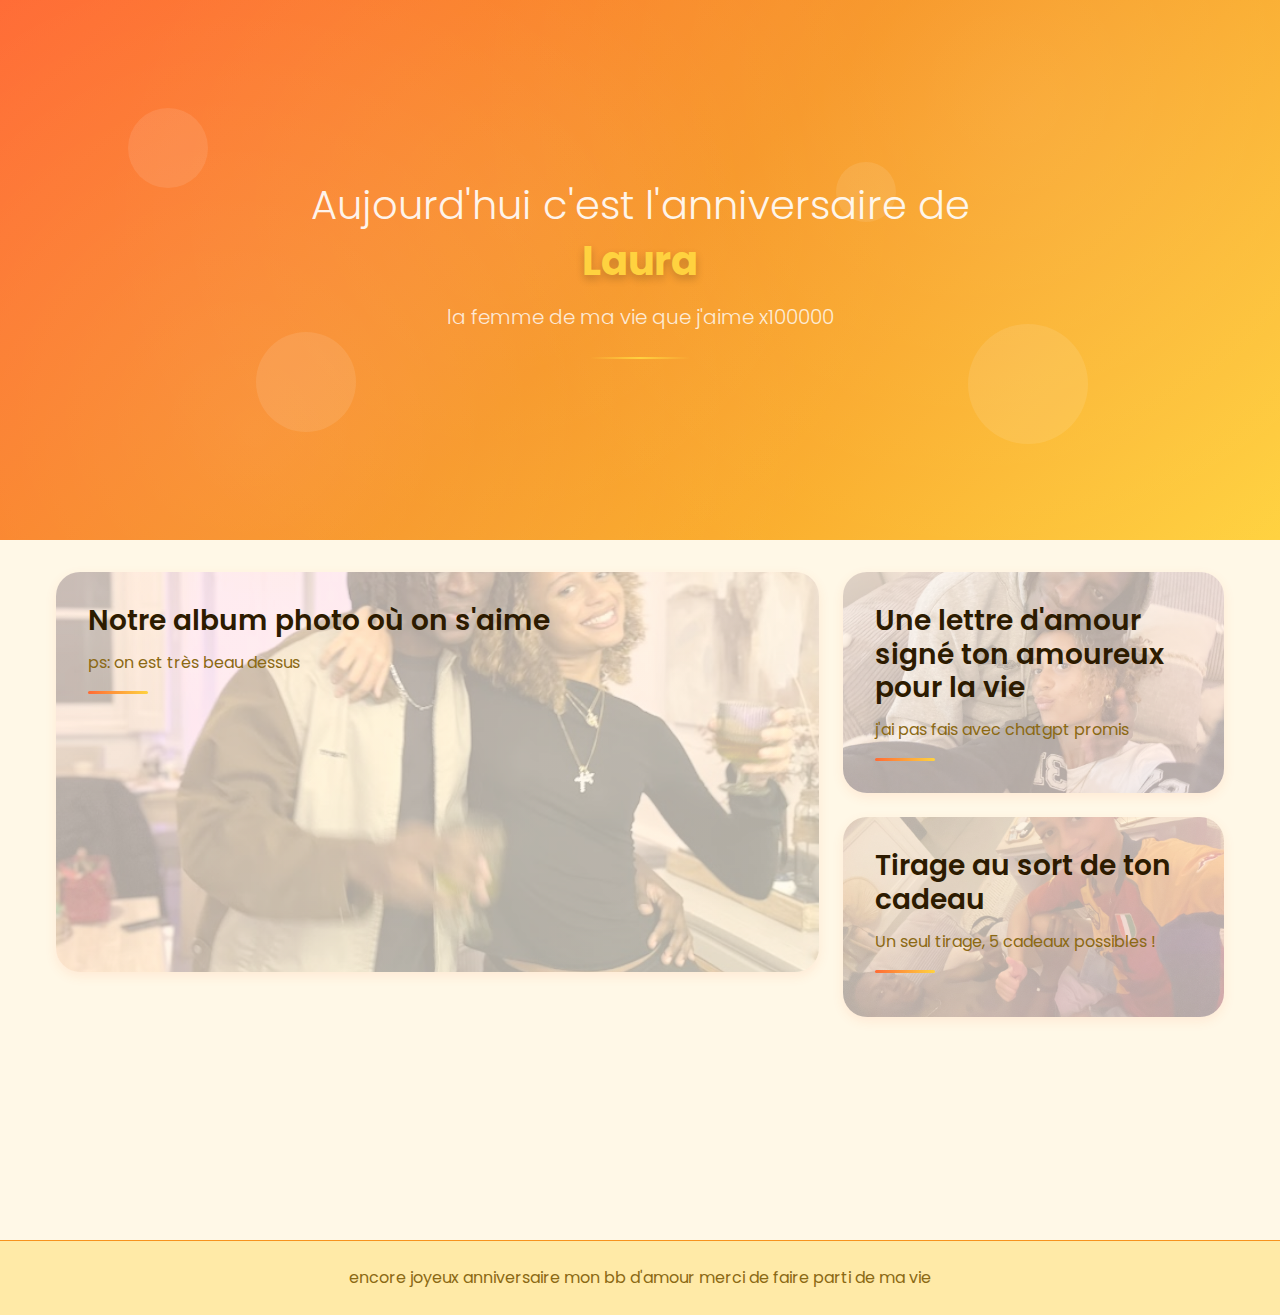
<file: index.html>
<!DOCTYPE html>
<html lang="fr">
<head>
    <meta charset="UTF-8">
    <meta name="viewport" content="width=device-width, initial-scale=1.0">
    <title>Joyeux anniversaire mon amour </title>
    <meta name="description" content="Un site cadeau spécial pour l'anniversaire de Laura - Album photo, lettre d'amour et quiz surprise">
    <meta name="theme-color" content="#FF6B35">
    
    <!-- Favicon -->
    <link rel="icon" type="image/x-icon" href="favicon.ico">
    <link rel="apple-touch-icon" href="favicon.ico">
    
    <!-- Manifest -->
    <link rel="manifest" href="site.webmanifest">
    
    <!-- Google Fonts -->
    <link rel="preconnect" href="https://fonts.googleapis.com">
    <link rel="preconnect" href="https://fonts.gstatic.com" crossorigin>
    <link href="https://fonts.googleapis.com/css2?family=Poppins:wght@300;400;500;600;700&family=Caveat:wght@400;500;600;700&display=swap" rel="stylesheet">
    
    <!-- CSS -->
    <link rel="stylesheet" href="assets/css/base.css">
    <link rel="stylesheet" href="assets/css/layout.css">
    <link rel="stylesheet" href="assets/css/components.css">
</head>
<body>
    <header class="header">
        <div class="header__background">
            <div class="floating-shapes">
                <div class="shape shape--1"></div>
                <div class="shape shape--2"></div>
                <div class="shape shape--3"></div>
                <div class="shape shape--4"></div>
            </div>
        </div>
        <div class="container">
            <div class="header__content">
                <h1 class="header__title">
                    <span class="title-line">Aujourd'hui c'est l'anniversaire de</span>
                    <span class="title-name" id="recipientName">Laura</span>
                </h1>
                <p class="header__subtitle">la femme de ma vie que j'aime x100000</p>
                <div class="header__decoration"></div>
            </div>
        </div>
    </header>

    <main class="main">
        <div class="container">
            <div class="artistic-grid">
                <div class="grid-item grid-item--large">
                    <a href="album.html" class="artistic-card artistic-card--album" aria-label="Voir notre album photo">
                        <div class="card__background"></div>
                        <img class="card__image" src="assets/img/photos/IMG_3469.jpg" alt="Notre album photo">
                        <div class="card__content">
                            <h2 class="card__title">Notre album photo où on s'aime</h2>
                            <p class="card__description">ps: on est très beau dessus</p>
                            <div class="card__accent"></div>
                        </div>
                    </a>
                </div>

                <div class="grid-item">
                    <a href="lettre.html" class="artistic-card artistic-card--letter" aria-label="Lire ma lettre d'amour">
                        <div class="card__background"></div>
                        <img class="card__image" src="assets/img/photos/IMG_3205.jpg" alt="Lettre d'amour">
                        <div class="card__content">
                            <h2 class="card__title">Une lettre d'amour signé ton amoureux pour la vie</h2>
                            <p class="card__description">j'ai pas fais avec chatgpt promis</p>
                            <div class="card__accent"></div>
                        </div>
                    </a>
                </div>

                <div class="grid-item">
                    <a href="tirage.html" class="artistic-card artistic-card--gift" aria-label="Tirage au sort de ton cadeau">
                        <div class="card__background"></div>
                        <img class="card__image" src="assets/img/photos/IMG_2757.JPG" alt="Tirage au sort">
                        <div class="card__content">
                            <h2 class="card__title">Tirage au sort de ton cadeau</h2>
                            <p class="card__description">Un seul tirage, 5 cadeaux possibles !</p>
                            <div class="card__accent"></div>
                        </div>
                    </a>
                </div>
            </div>

        </div>
    </main>

    <footer class="footer">
        <div class="container">
            <p class="footer__text">encore joyeux anniversaire mon bb d'amour merci de faire parti de ma vie</p>
        </div>
    </footer>

    <script type="module" src="assets/js/main.js"></script>
</body>
</html>
</file>
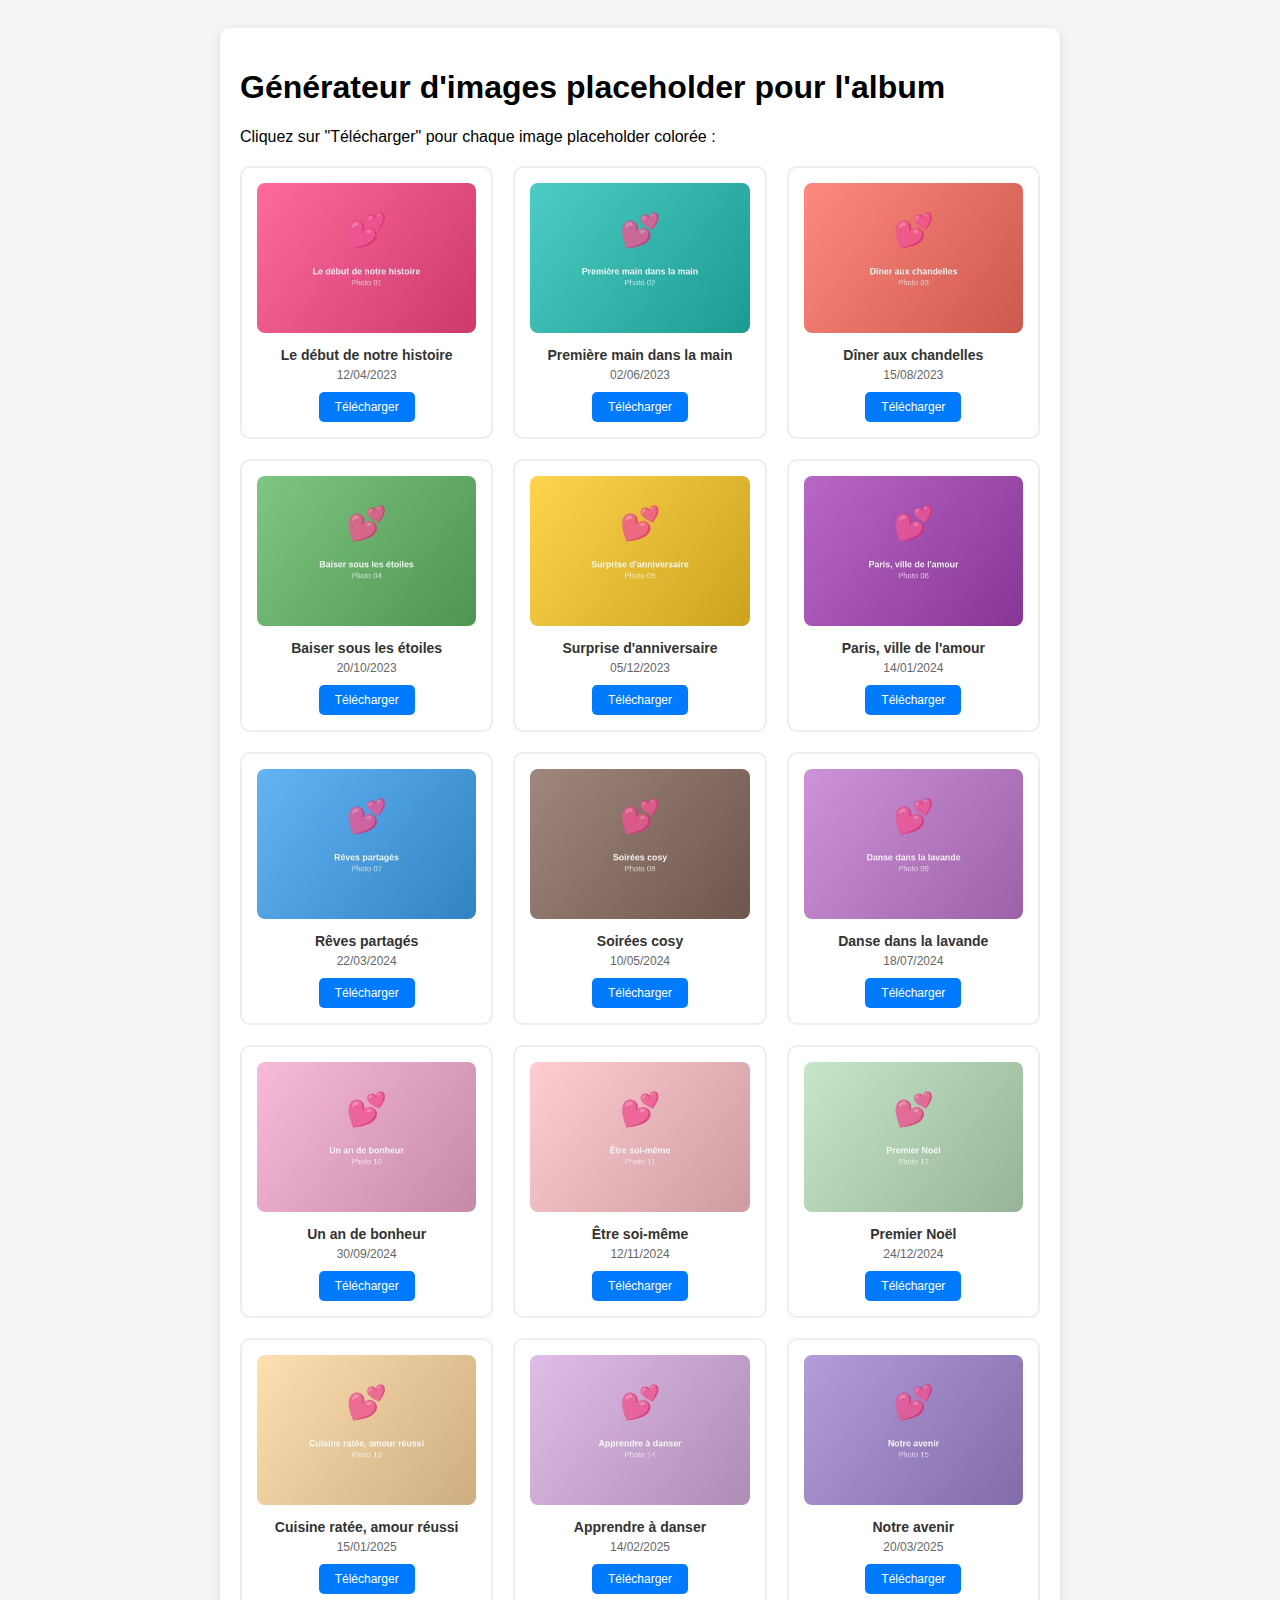
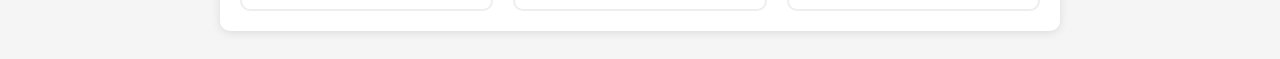
<file: generate_placeholders.html>
<!DOCTYPE html>
<html lang="fr">
<head>
    <meta charset="UTF-8">
    <meta name="viewport" content="width=device-width, initial-scale=1.0">
    <title>Générateur d'images placeholder</title>
    <style>
        body {
            font-family: Arial, sans-serif;
            padding: 20px;
            background: #f5f5f5;
        }
        .container {
            max-width: 800px;
            margin: 0 auto;
            background: white;
            padding: 20px;
            border-radius: 10px;
            box-shadow: 0 2px 10px rgba(0,0,0,0.1);
        }
        .photo-grid {
            display: grid;
            grid-template-columns: repeat(auto-fit, minmax(200px, 1fr));
            gap: 20px;
            margin-top: 20px;
        }
        .photo-item {
            text-align: center;
            padding: 15px;
            border: 2px solid #eee;
            border-radius: 10px;
            background: white;
        }
        .photo-item img {
            width: 100%;
            height: 150px;
            object-fit: cover;
            border-radius: 8px;
            margin-bottom: 10px;
        }
        .photo-item h3 {
            margin: 0 0 5px 0;
            font-size: 14px;
            color: #333;
        }
        .photo-item p {
            margin: 0;
            font-size: 12px;
            color: #666;
        }
        .download-btn {
            background: #007bff;
            color: white;
            border: none;
            padding: 8px 16px;
            border-radius: 5px;
            cursor: pointer;
            margin-top: 10px;
            font-size: 12px;
        }
        .download-btn:hover {
            background: #0056b3;
        }
    </style>
</head>
<body>
    <div class="container">
        <h1>Générateur d'images placeholder pour l'album</h1>
        <p>Cliquez sur "Télécharger" pour chaque image placeholder colorée :</p>
        
        <div class="photo-grid" id="photoGrid">
            <!-- Les images seront générées par JavaScript -->
        </div>
    </div>

    <script>
        const photos = [
            { id: 1, title: "Le début de notre histoire", color: "#FF6B9D", date: "2023-04-12" },
            { id: 2, title: "Première main dans la main", color: "#4ECDC4", date: "2023-06-02" },
            { id: 3, title: "Dîner aux chandelles", color: "#FF8A80", date: "2023-08-15" },
            { id: 4, title: "Baiser sous les étoiles", color: "#81C784", date: "2023-10-20" },
            { id: 5, title: "Surprise d'anniversaire", color: "#FFD54F", date: "2023-12-05" },
            { id: 6, title: "Paris, ville de l'amour", color: "#BA68C8", date: "2024-01-14" },
            { id: 7, title: "Rêves partagés", color: "#64B5F6", date: "2024-03-22" },
            { id: 8, title: "Soirées cosy", color: "#A1887F", date: "2024-05-10" },
            { id: 9, title: "Danse dans la lavande", color: "#CE93D8", date: "2024-07-18" },
            { id: 10, title: "Un an de bonheur", color: "#F8BBD9", date: "2024-09-30" },
            { id: 11, title: "Être soi-même", color: "#FFCDD2", date: "2024-11-12" },
            { id: 12, title: "Premier Noël", color: "#C8E6C9", date: "2024-12-24" },
            { id: 13, title: "Cuisine ratée, amour réussi", color: "#FFE0B2", date: "2025-01-15" },
            { id: 14, title: "Apprendre à danser", color: "#E1BEE7", date: "2025-02-14" },
            { id: 15, title: "Notre avenir", color: "#B39DDB", date: "2025-03-20" }
        ];

        function createPlaceholderImage(color, title, id) {
            const canvas = document.createElement('canvas');
            canvas.width = 400;
            canvas.height = 300;
            const ctx = canvas.getContext('2d');
            
            // Fond avec dégradé
            const gradient = ctx.createLinearGradient(0, 0, 400, 300);
            gradient.addColorStop(0, color);
            gradient.addColorStop(1, adjustColor(color, -20));
            ctx.fillStyle = gradient;
            ctx.fillRect(0, 0, 400, 300);
            
            // Icône cœur
            ctx.fillStyle = 'rgba(255, 255, 255, 0.8)';
            ctx.font = 'bold 60px Arial';
            ctx.textAlign = 'center';
            ctx.fillText('💕', 200, 120);
            
            // Titre
            ctx.fillStyle = 'rgba(255, 255, 255, 0.9)';
            ctx.font = 'bold 16px Arial';
            ctx.fillText(title, 200, 180);
            
            // Numéro
            ctx.fillStyle = 'rgba(255, 255, 255, 0.7)';
            ctx.font = '14px Arial';
            ctx.fillText(`Photo ${id.toString().padStart(2, '0')}`, 200, 200);
            
            return canvas.toDataURL('image/jpeg', 0.8);
        }

        function adjustColor(color, amount) {
            const num = parseInt(color.replace("#", ""), 16);
            const amt = Math.round(2.55 * amount);
            const R = (num >> 16) + amt;
            const G = (num >> 8 & 0x00FF) + amt;
            const B = (num & 0x0000FF) + amt;
            return "#" + (0x1000000 + (R < 255 ? R < 1 ? 0 : R : 255) * 0x10000 +
                (G < 255 ? G < 1 ? 0 : G : 255) * 0x100 +
                (B < 255 ? B < 1 ? 0 : B : 255)).toString(16).slice(1);
        }

        function downloadImage(dataUrl, filename) {
            const link = document.createElement('a');
            link.download = filename;
            link.href = dataUrl;
            link.click();
        }

        function generatePhotos() {
            const grid = document.getElementById('photoGrid');
            
            photos.forEach(photo => {
                const photoItem = document.createElement('div');
                photoItem.className = 'photo-item';
                
                const img = document.createElement('img');
                img.src = createPlaceholderImage(photo.color, photo.title, photo.id);
                img.alt = photo.title;
                
                const title = document.createElement('h3');
                title.textContent = photo.title;
                
                const date = document.createElement('p');
                date.textContent = new Date(photo.date).toLocaleDateString('fr-FR');
                
                const downloadBtn = document.createElement('button');
                downloadBtn.className = 'download-btn';
                downloadBtn.textContent = 'Télécharger';
                downloadBtn.onclick = () => {
                    downloadImage(img.src, `${photo.id.toString().padStart(2, '0')}.jpg`);
                };
                
                photoItem.appendChild(img);
                photoItem.appendChild(title);
                photoItem.appendChild(date);
                photoItem.appendChild(downloadBtn);
                
                grid.appendChild(photoItem);
            });
        }

        // Générer les photos au chargement
        generatePhotos();
    </script>
</body>
</html>
</file>
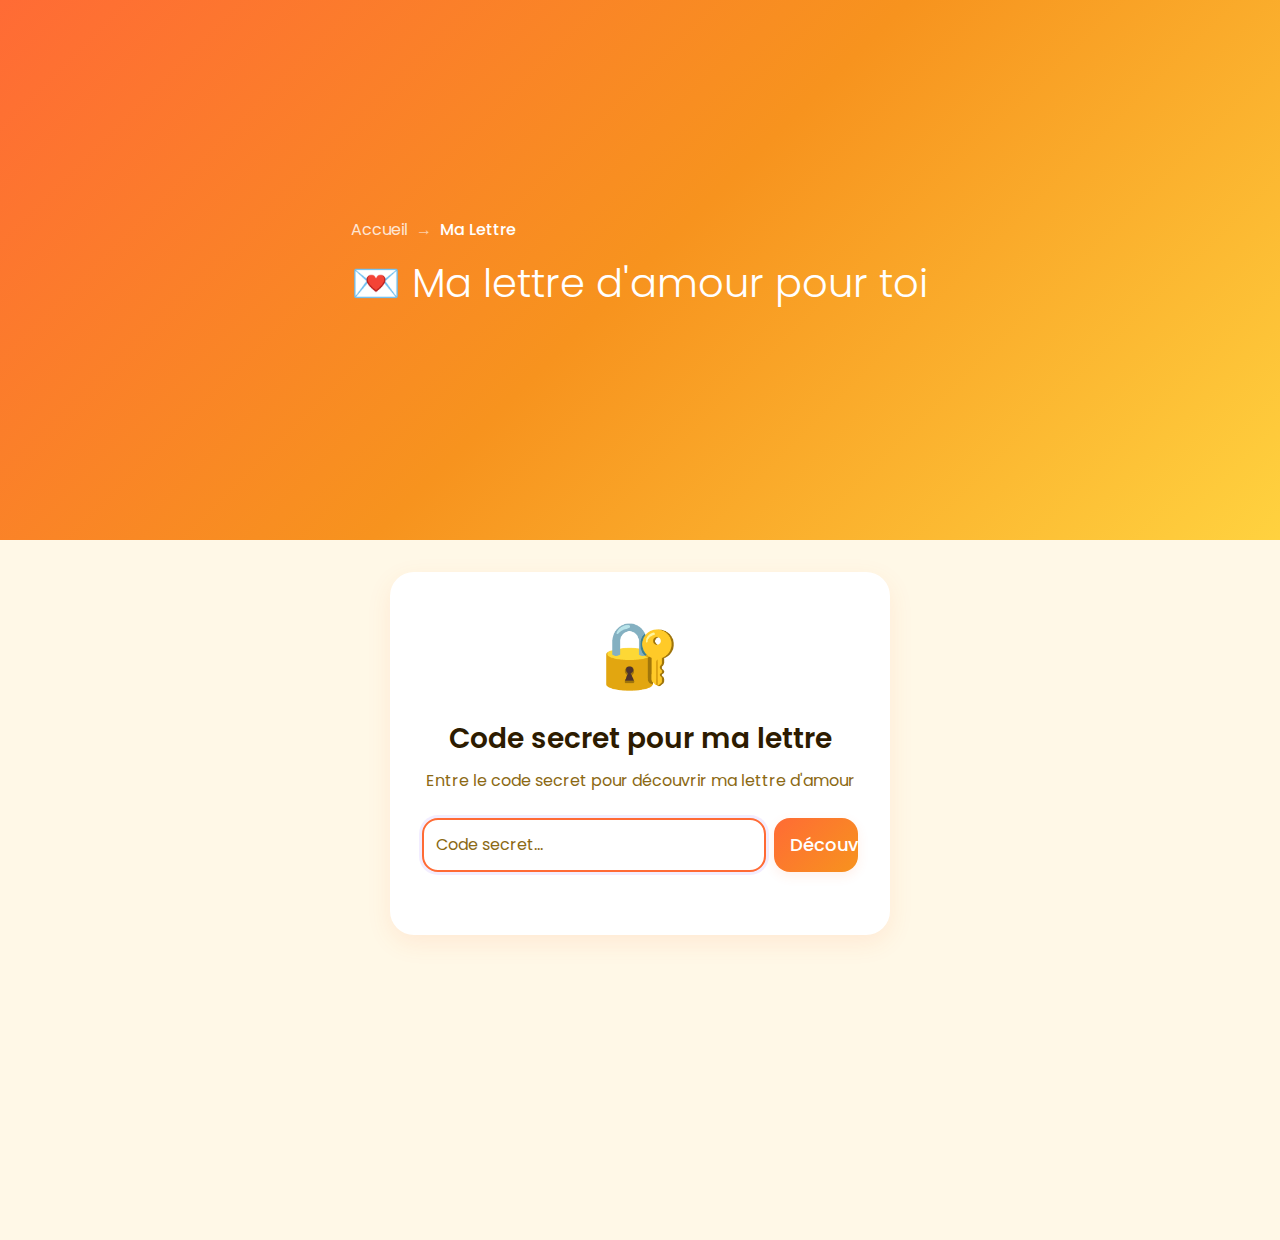
<file: lettre.html>
<!DOCTYPE html>
<html lang="fr">
<head>
    <meta charset="UTF-8">
    <meta name="viewport" content="width=device-width, initial-scale=1.0">
    <title>Ma Lettre - Anniversaire Laura</title>
    <meta name="description" content="Un message secret qui t'attend...">
    <meta name="theme-color" content="#FF6B35">
    
    <link rel="icon" type="image/x-icon" href="favicon.ico">
    <link rel="manifest" href="site.webmanifest">
    
    <link rel="preconnect" href="https://fonts.googleapis.com">
    <link rel="preconnect" href="https://fonts.gstatic.com" crossorigin>
    <link href="https://fonts.googleapis.com/css2?family=Poppins:wght@300;400;500;600;700&family=Caveat:wght@400;500;600;700&display=swap" rel="stylesheet">
    
    <link rel="stylesheet" href="assets/css/base.css">
    <link rel="stylesheet" href="assets/css/layout.css">
    <link rel="stylesheet" href="assets/css/components.css">
</head>
<body>
    <header class="header">
        <div class="container">
            <nav class="breadcrumb">
                <a href="index.html" class="breadcrumb__link">Accueil</a>
                <span class="breadcrumb__separator">→</span>
                <span class="breadcrumb__current">Ma Lettre</span>
            </nav>
            <h1 class="header__title">
                <span class="header__icon">💌</span>
                Ma lettre d'amour pour toi
            </h1>
        </div>
    </header>

    <main class="main">
        <div class="container">
            <!-- Écran de saisie du code -->
            <div class="code-gate" id="codeGate">
                <div class="code-gate__content">
                    <div class="code-gate__icon">🔐</div>
                    <h2 class="code-gate__title">Code secret pour ma lettre</h2>
                    <p class="code-gate__description">Entre le code secret pour découvrir ma lettre d'amour</p>
                    
                    <form class="code-form" id="codeForm">
                        <div class="input-group">
                            <input 
                                type="text" 
                                id="secretCode" 
                                class="input" 
                                placeholder="Code secret..."
                                autocomplete="off"
                                required
                            >
                            <button type="submit" class="btn btn--primary">
                                <span class="btn__text">Découvrir</span>
                                <span class="btn__icon">✨</span>
                            </button>
                        </div>
                        <div class="code-form__error" id="codeError" role="alert" aria-live="polite"></div>
                    </form>
                </div>
            </div>

            <!-- Écran de la lettre (caché par défaut) -->
            <div class="letter-container" id="letterContainer" style="display: none;">
                <div class="letter">
                    <div class="letter__header">
                        <div class="letter__date" id="letterDate"></div>
                        <div class="letter__actions">
                            <button class="btn btn--secondary btn--small" id="printLetter">
                                <span class="btn__icon">🖨️</span>
                                <span class="btn__text">Imprimer</span>
                            </button>
                            <button class="btn btn--secondary btn--small" id="downloadLetter">
                                <span class="btn__icon">💾</span>
                                <span class="btn__text">Télécharger</span>
                            </button>
                        </div>
                    </div>
                    
                    <div class="letter__content" id="letterContent">
                        <!-- Le contenu de la lettre sera injecté ici après déverrouillage -->
                    </div>
                    
                    <div class="letter__signature">
                        <p class="letter__signature-text">Avec tout mon amour,</p>
                        <p class="letter__signature-name">Ton amoureux 💜</p>
                    </div>
                </div>
            </div>
        </div>
    </main>

    <script type="module" src="assets/js/lettre.js"></script>
</body>
</html>
</file>
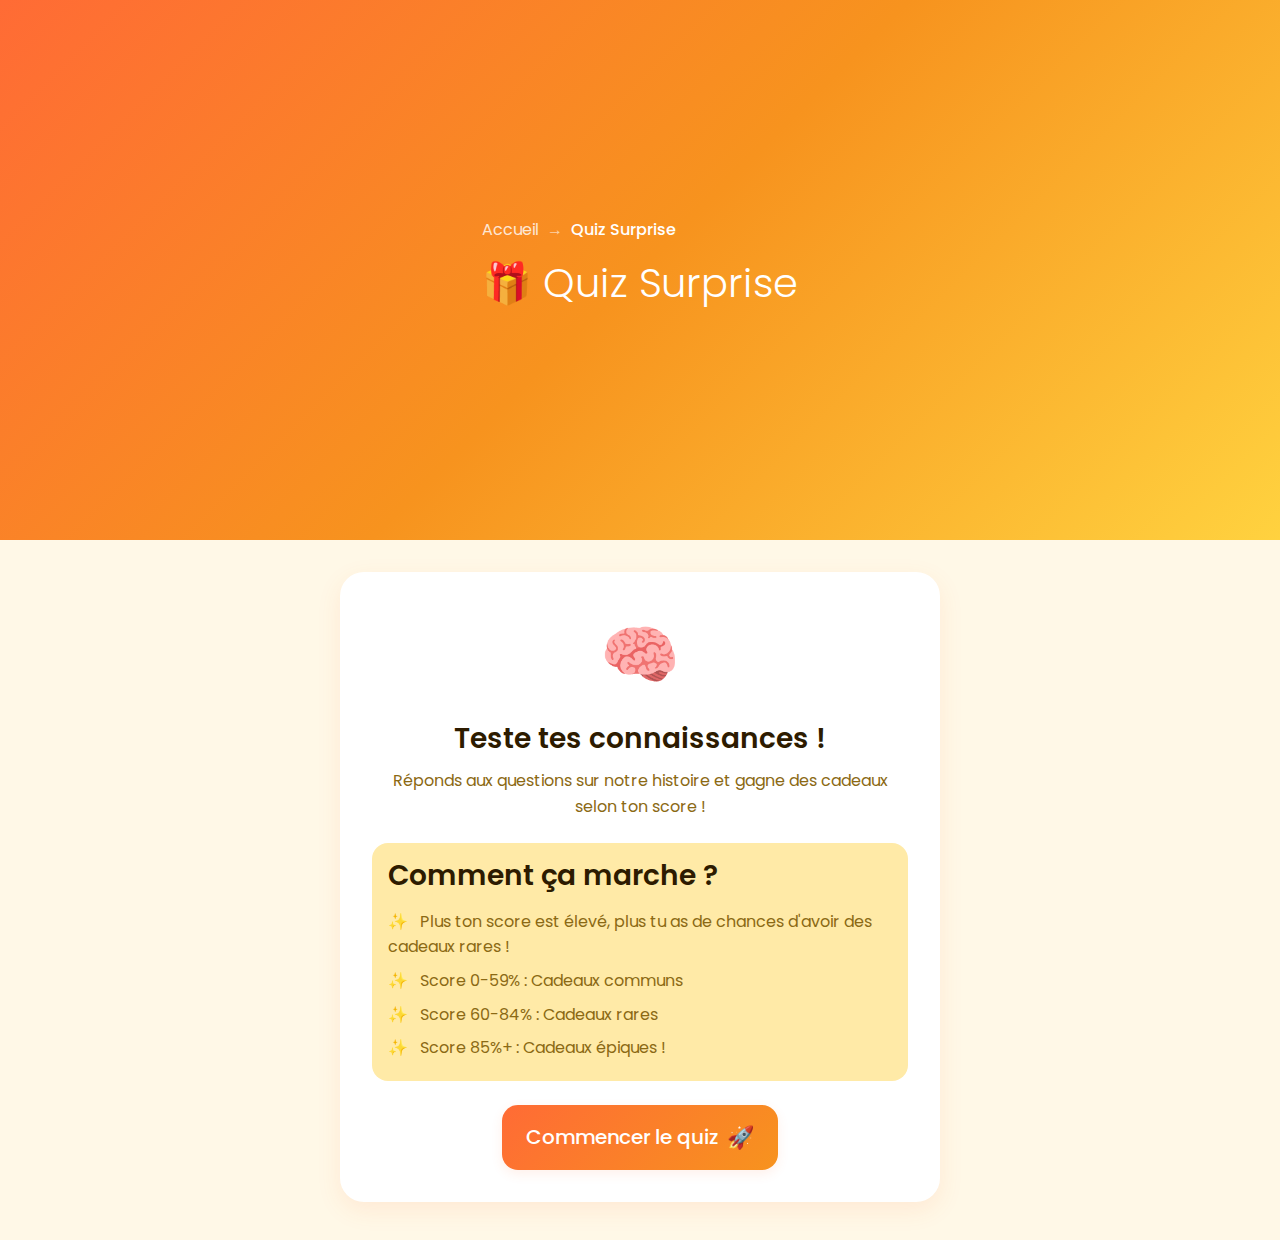
<file: quiz.html>
<!DOCTYPE html>
<html lang="fr">
<head>
    <meta charset="UTF-8">
    <meta name="viewport" content="width=device-width, initial-scale=1.0">
    <title>Quiz Surprise - Anniversaire Laura</title>
    <meta name="description" content="Teste tes connaissances et gagne des cadeaux !">
    <meta name="theme-color" content="#FF6B35">
    
    <link rel="icon" type="image/x-icon" href="favicon.ico">
    <link rel="manifest" href="site.webmanifest">
    
    <link rel="preconnect" href="https://fonts.googleapis.com">
    <link rel="preconnect" href="https://fonts.gstatic.com" crossorigin>
    <link href="https://fonts.googleapis.com/css2?family=Poppins:wght@300;400;500;600;700&family=Caveat:wght@400;500;600;700&display=swap" rel="stylesheet">
    
    <link rel="stylesheet" href="assets/css/base.css">
    <link rel="stylesheet" href="assets/css/layout.css">
    <link rel="stylesheet" href="assets/css/components.css">
</head>
<body>
    <header class="header">
        <div class="container">
            <nav class="breadcrumb">
                <a href="index.html" class="breadcrumb__link">Accueil</a>
                <span class="breadcrumb__separator">→</span>
                <span class="breadcrumb__current">Quiz Surprise</span>
            </nav>
            <h1 class="header__title">
                <span class="header__icon">🎁</span>
                Quiz Surprise
            </h1>
        </div>
    </header>

    <main class="main">
        <div class="container">
            <!-- Écran d'introduction -->
            <div class="quiz-intro" id="quizIntro">
                <div class="quiz-intro__content">
                    <div class="quiz-intro__icon">🧠</div>
                    <h2 class="quiz-intro__title">Teste tes connaissances !</h2>
                    <p class="quiz-intro__description">
                        Réponds aux questions sur notre histoire et gagne des cadeaux selon ton score !
                    </p>
                    <div class="quiz-intro__rules">
                        <h3>Comment ça marche ?</h3>
                        <ul>
                            <li>Plus ton score est élevé, plus tu as de chances d'avoir des cadeaux rares !</li>
                            <li>Score 0-59% : Cadeaux communs</li>
                            <li>Score 60-84% : Cadeaux rares</li>
                            <li>Score 85%+ : Cadeaux épiques !</li>
                        </ul>
                    </div>
                    <button class="btn btn--primary btn--large" id="startQuiz">
                        <span class="btn__text">Commencer le quiz</span>
                        <span class="btn__icon">🚀</span>
                    </button>
                </div>
            </div>

            <!-- Écran du quiz -->
            <div class="quiz-container" id="quizContainer" style="display: none;">
                <!-- Barre de progression -->
                <div class="quiz-progress">
                    <div class="quiz-progress__bar">
                        <div class="quiz-progress__fill" id="progressFill"></div>
                    </div>
                    <div class="quiz-progress__text">
                        Question <span id="currentQuestion">1</span> sur <span id="totalQuestions">10</span>
                    </div>
                </div>

                <!-- Question -->
                <div class="question" id="questionContainer">
                    <h2 class="question__title" id="questionTitle"></h2>
                    <div class="question__choices" id="questionChoices"></div>
                    <button class="btn btn--primary" id="nextQuestion" disabled>
                        <span class="btn__text">Suivant</span>
                        <span class="btn__icon">→</span>
                    </button>
                </div>
            </div>

            <!-- Écran des résultats -->
            <div class="quiz-results" id="quizResults" style="display: none;">
                <div class="results-header">
                    <div class="results-icon" id="resultsIcon">🎉</div>
                    <h2 class="results-title">Quiz terminé !</h2>
                    <div class="score-display">
                        <div class="score-circle">
                            <span class="score-value" id="finalScore">0</span>
                            <span class="score-percent">%</span>
                        </div>
                        <p class="score-label">Score final</p>
                    </div>
                </div>

                <!-- Loot -->
                <div class="loot-section" id="lootSection">
                    <h3 class="loot-title">Ton cadeau :</h3>
                    <div class="loot-card" id="lootCard">
                        <div class="loot-card__rarity" id="lootRarity"></div>
                        <div class="loot-card__content">
                            <div class="loot-card__icon" id="lootIcon">🎁</div>
                            <h4 class="loot-card__name" id="lootName"></h4>
                            <p class="loot-card__description" id="lootDescription"></p>
                        </div>
                    </div>
                </div>

                <!-- Actions -->
                <div class="results-actions">
                    <button class="btn btn--primary" id="playAgain">
                        <span class="btn__text">Rejouer</span>
                        <span class="btn__icon">🔄</span>
                    </button>
                    <a href="index.html" class="btn btn--secondary">
                        <span class="btn__text">Retour à l'accueil</span>
                        <span class="btn__icon">🏠</span>
                    </a>
                </div>

                <!-- Historique des scores -->
                <div class="score-history" id="scoreHistory">
                    <h3>Tes meilleurs scores</h3>
                    <div class="score-list" id="scoreList"></div>
                </div>
            </div>
        </div>
    </main>

    <script type="module" src="assets/js/quiz.js"></script>
    <script type="module" src="assets/js/loot.js"></script>
</body>
</html>
</file>
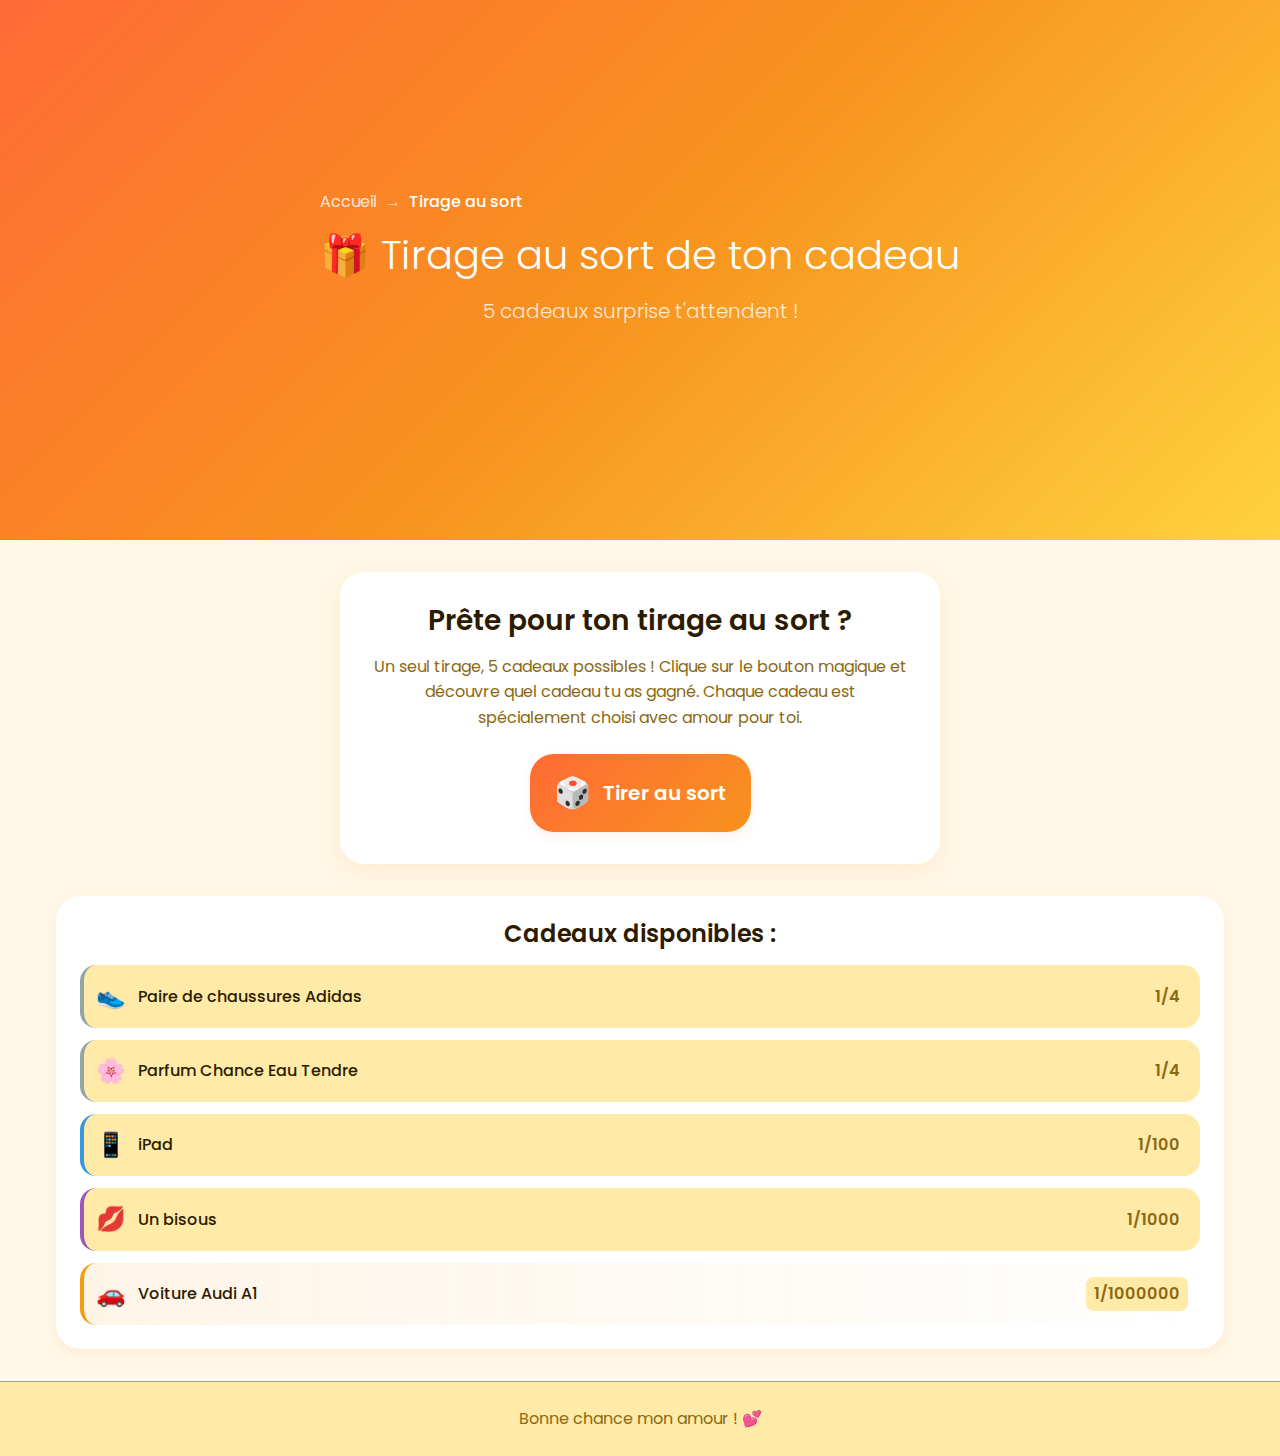
<file: tirage.html>
<!DOCTYPE html>
<html lang="fr">
<head>
    <meta charset="UTF-8">
    <meta name="viewport" content="width=device-width, initial-scale=1.0">
    <title>Tirage au sort - Anniversaire Laura</title>
    <meta name="description" content="Tire au sort ton cadeau surprise !">
    <meta name="theme-color" content="#FF6B35">
    
    <link rel="icon" type="image/x-icon" href="favicon.ico">
    <link rel="manifest" href="site.webmanifest">
    
    <link rel="preconnect" href="https://fonts.googleapis.com">
    <link rel="preconnect" href="https://fonts.gstatic.com" crossorigin>
    <link href="https://fonts.googleapis.com/css2?family=Poppins:wght@300;400;500;600;700&family=Caveat:wght@400;500;600;700&display=swap" rel="stylesheet">
    
    <link rel="stylesheet" href="assets/css/base.css">
    <link rel="stylesheet" href="assets/css/layout.css">
    <link rel="stylesheet" href="assets/css/components.css">
</head>
<body>
    <header class="header">
        <div class="container">
            <nav class="breadcrumb">
                <a href="index.html" class="breadcrumb__link">Accueil</a>
                <span class="breadcrumb__separator">→</span>
                <span class="breadcrumb__current">Tirage au sort</span>
            </nav>
            <h1 class="header__title">
                <span class="header__icon">🎁</span>
                Tirage au sort de ton cadeau
            </h1>
            <p class="header__subtitle">5 cadeaux surprise t'attendent !</p>
        </div>
    </header>

    <main class="main">
        <div class="container">
            <!-- Introduction -->
            <div class="gift-intro">
                <div class="gift-intro__content">
                    <h2 class="gift-intro__title">Prête pour ton tirage au sort ?</h2>
                    <p class="gift-intro__description">
                        Un seul tirage, 5 cadeaux possibles ! Clique sur le bouton magique et découvre quel cadeau tu as gagné. 
                        Chaque cadeau est spécialement choisi avec amour pour toi.
                    </p>
                    <button class="gift-btn" id="drawButton">
                        <span class="gift-btn__icon">🎲</span>
                        <span class="gift-btn__text">Tirer au sort</span>
                    </button>
                </div>
            </div>

            <!-- Zone de résultat -->
            <div class="gift-result" id="giftResult" style="display: none;">
                <div class="gift-result__content">
                    <div class="gift-result__icon" id="giftIcon">🎁</div>
                    <h3 class="gift-result__title" id="giftTitle">Ton cadeau !</h3>
                    <p class="gift-result__description" id="giftDescription">Description du cadeau</p>
                    <div class="gift-result__actions">
                        <button class="btn btn--primary" id="claimButton">Récupérer mon cadeau</button>
                    </div>
                </div>
            </div>

            <!-- Liste des cadeaux possibles -->
            <div class="gift-list">
                <h3 class="gift-list__title">Cadeaux disponibles :</h3>
                <div class="gift-list__items">
                    <div class="gift-item gift-item--common">
                        <span class="gift-item__icon">👟</span>
                        <span class="gift-item__title">Paire de chaussures Adidas</span>
                        <span class="gift-item__rate">1/4</span>
                    </div>
                    <div class="gift-item gift-item--common">
                        <span class="gift-item__icon">🌸</span>
                        <span class="gift-item__title">Parfum Chance Eau Tendre</span>
                        <span class="gift-item__rate">1/4</span>
                    </div>
                    <div class="gift-item gift-item--rare">
                        <span class="gift-item__icon">📱</span>
                        <span class="gift-item__title">iPad</span>
                        <span class="gift-item__rate">1/100</span>
                    </div>
                    <div class="gift-item gift-item--legendary">
                        <span class="gift-item__icon">💋</span>
                        <span class="gift-item__title">Un bisous</span>
                        <span class="gift-item__rate">1/1000</span>
                    </div>
                    <div class="gift-item gift-item--mythic">
                        <span class="gift-item__icon">🚗</span>
                        <span class="gift-item__title">Voiture Audi A1</span>
                        <span class="gift-item__rate">1/1000000</span>
                    </div>
                </div>
            </div>
        </div>
    </main>

    <footer class="footer">
        <div class="container">
            <p class="footer__text">Bonne chance mon amour ! 💕</p>
        </div>
    </footer>

    <script type="module" src="assets/js/tirage.js"></script>
</body>
</html>
</file>
<file: assets/css/layout.css>
/* ===== LAYOUT COMPONENTS ===== */

/* Header Artistique */
.header {
    background: linear-gradient(135deg, var(--color-primary) 0%, var(--color-secondary) 50%, var(--color-accent) 100%);
    color: var(--color-white);
    padding: var(--spacing-xxl) 0;
    text-align: center;
    position: relative;
    overflow: hidden;
    min-height: 60vh;
    display: flex;
    align-items: center;
}

.header__background {
    position: absolute;
    top: 0;
    left: 0;
    right: 0;
    bottom: 0;
    background: 
        radial-gradient(circle at 20% 80%, rgba(255, 255, 255, 0.1) 0%, transparent 50%),
        radial-gradient(circle at 80% 20%, rgba(255, 255, 255, 0.1) 0%, transparent 50%),
        radial-gradient(circle at 40% 40%, rgba(255, 255, 255, 0.05) 0%, transparent 50%);
}

.floating-shapes {
    position: absolute;
    top: 0;
    left: 0;
    right: 0;
    bottom: 0;
    pointer-events: none;
}

.shape {
    position: absolute;
    border-radius: 50%;
    background: rgba(255, 255, 255, 0.1);
    animation: float 6s ease-in-out infinite;
}

.shape--1 {
    width: 80px;
    height: 80px;
    top: 20%;
    left: 10%;
    animation-delay: 0s;
}

.shape--2 {
    width: 120px;
    height: 120px;
    top: 60%;
    right: 15%;
    animation-delay: 2s;
}

.shape--3 {
    width: 60px;
    height: 60px;
    top: 30%;
    right: 30%;
    animation-delay: 4s;
}

.shape--4 {
    width: 100px;
    height: 100px;
    bottom: 20%;
    left: 20%;
    animation-delay: 1s;
}

@keyframes float {
    0%, 100% { 
        transform: translateY(0px) rotate(0deg);
        opacity: 0.7;
    }
    50% { 
        transform: translateY(-20px) rotate(180deg);
        opacity: 1;
    }
}

.header__content {
    position: relative;
    z-index: 2;
    max-width: 800px;
    margin: 0 auto;
}

.header__title {
    margin-bottom: var(--spacing-lg);
    font-size: var(--font-size-4xl);
    font-weight: 300;
    line-height: 1.2;
}

.title-line {
    display: block;
    font-weight: 300;
    opacity: 0.9;
}

.title-name {
    display: block;
    font-weight: 700;
    color: var(--color-accent);
    text-shadow: 0 4px 8px rgba(0, 0, 0, 0.2);
    margin-top: var(--spacing-sm);
}

.header__subtitle {
    font-size: var(--font-size-lg);
    opacity: 0.8;
    margin-bottom: var(--spacing-xl);
    font-weight: 300;
}

.header__decoration {
    width: 100px;
    height: 2px;
    background: linear-gradient(90deg, transparent, var(--color-accent), transparent);
    margin: 0 auto;
    border-radius: 1px;
}

/* Breadcrumb */
.breadcrumb {
    display: flex;
    align-items: center;
    gap: var(--spacing-sm);
    margin-bottom: var(--spacing-lg);
    font-size: var(--font-size-sm);
}

.breadcrumb__link {
    color: var(--color-white);
    opacity: 0.8;
    transition: opacity var(--transition-fast);
}

.breadcrumb__link:hover {
    opacity: 1;
}

.breadcrumb__separator {
    color: var(--color-white);
    opacity: 0.6;
}

.breadcrumb__current {
    color: var(--color-white);
    font-weight: 500;
}

/* Main */
.main {
    padding: var(--spacing-xxl) 0;
    min-height: calc(100vh - 200px);
}

/* Footer */
.footer {
    background: var(--color-bg-alt);
    padding: var(--spacing-xl) 0;
    text-align: center;
    border-top: 1px solid var(--color-secondary);
}

.footer__text {
    color: var(--color-text-light);
    font-size: var(--font-size-sm);
    margin: 0;
}

/* Grille Artistique */
.artistic-grid {
    display: grid;
    grid-template-columns: 2fr 1fr;
    grid-template-rows: auto auto;
    gap: var(--spacing-xl);
    margin-bottom: var(--spacing-xxl);
    max-width: 1200px;
    margin-left: auto;
    margin-right: auto;
}

.grid-item {
    position: relative;
}

.grid-item--large {
    grid-row: span 2;
}

/* Section Musique */
.music-section {
    text-align: center;
    margin-top: var(--spacing-xl);
}

/* ===== MOBILE FIRST LAYOUT ===== */
/* Mobile par défaut - iPhone 12 (390px) */
.header {
    padding: var(--spacing-md) 0;
    min-height: 50vh;
}

.main {
    padding: var(--spacing-lg) 0;
}

.artistic-grid {
    grid-template-columns: 1fr;
    grid-template-rows: auto;
    gap: var(--spacing-md);
}

.grid-item--large {
    grid-row: span 1;
}

.breadcrumb {
    flex-wrap: wrap;
    font-size: var(--font-size-xs);
}

/* ===== TABLETTE (768px+) ===== */
@media (min-width: 768px) {
    .header {
        padding: var(--spacing-lg) 0;
        min-height: 55vh;
    }
    
    .main {
        padding: var(--spacing-xl) 0;
    }
    
    .artistic-grid {
        grid-template-columns: 1fr 1fr;
        grid-template-rows: auto auto;
        gap: var(--spacing-lg);
    }
    
    .grid-item--large {
        grid-row: span 2;
    }
    
    .breadcrumb {
        font-size: var(--font-size-sm);
    }
}

/* ===== DESKTOP (1024px+) ===== */
@media (min-width: 1024px) {
    .header {
        padding: var(--spacing-xl) 0;
        min-height: 60vh;
    }
    
    .main {
        padding: var(--spacing-xxl) 0;
    }
    
    .artistic-grid {
        grid-template-columns: 2fr 1fr;
        grid-template-rows: auto auto;
        gap: var(--spacing-xl);
    }
    
    .grid-item--large {
        grid-row: span 2;
    }
}
</file>
<file: assets/css/components.css>
/* ===== COMPONENTS ===== */

/* Buttons */
.btn {
    display: inline-flex;
    align-items: center;
    gap: var(--spacing-sm);
    padding: var(--spacing-md) var(--spacing-lg);
    border: none;
    border-radius: var(--border-radius);
    font-family: inherit;
    font-size: var(--font-size-base);
    font-weight: 500;
    text-decoration: none;
    cursor: pointer;
    transition: all var(--transition-normal);
    position: relative;
    overflow: hidden;
    /* Optimisations tactiles */
    -webkit-tap-highlight-color: transparent;
    touch-action: manipulation;
    min-height: 44px; /* Taille minimale recommandée pour le tactile */
    min-width: 44px;
}

.btn::before {
    content: '';
    position: absolute;
    top: 0;
    left: -100%;
    width: 100%;
    height: 100%;
    background: linear-gradient(90deg, transparent, rgba(255, 255, 255, 0.2), transparent);
    transition: left var(--transition-slow);
}

.btn:hover::before {
    left: 100%;
}

.btn--primary {
    background: linear-gradient(135deg, var(--color-primary) 0%, var(--color-secondary) 100%);
    color: var(--color-white);
    box-shadow: var(--shadow-md);
}

.btn--primary:hover {
    transform: translateY(-2px);
    box-shadow: var(--shadow-hover);
}

.btn--secondary {
    background: var(--color-white);
    color: var(--color-primary);
    border: 2px solid var(--color-primary);
    box-shadow: var(--shadow-sm);
}

.btn--secondary:hover {
    background: var(--color-primary);
    color: var(--color-white);
    transform: translateY(-2px);
    box-shadow: var(--shadow-md);
}

.btn--small {
    padding: var(--spacing-sm) var(--spacing-md);
    font-size: var(--font-size-sm);
}

.btn--large {
    padding: var(--spacing-lg) var(--spacing-xl);
    font-size: var(--font-size-lg);
}

.btn:disabled {
    opacity: 0.6;
    cursor: not-allowed;
    transform: none !important;
}

.btn__icon {
    font-size: 1.1em;
}

.btn__text {
    flex: 1;
}

/* Cartes Artistiques */
.artistic-card {
    background: var(--color-white);
    border-radius: var(--border-radius-lg);
    padding: 0;
    text-decoration: none;
    color: inherit;
    box-shadow: var(--shadow-md);
    transition: all var(--transition-normal);
    position: relative;
    overflow: hidden;
    display: block;
    min-height: 200px;
    /* Optimisations tactiles */
    -webkit-tap-highlight-color: transparent;
    touch-action: manipulation;
}

.artistic-card--album {
    min-height: 400px;
}

.card__background {
    position: absolute;
    top: 0;
    left: 0;
    right: 0;
    bottom: 0;
    background: linear-gradient(135deg, var(--color-primary) 0%, var(--color-secondary) 100%);
    opacity: 0.1;
    transition: opacity var(--transition-normal);
}

.card__image {
    position: absolute;
    top: 0;
    left: 0;
    right: 0;
    bottom: 0;
    width: 100%;
    height: 100%;
    object-fit: cover;
    opacity: 0.3;
    transition: opacity var(--transition-normal);
    z-index: 1;
}

.artistic-card--album .card__background {
    background: linear-gradient(135deg, var(--color-primary) 0%, var(--color-secondary) 50%, var(--color-accent) 100%);
}

.artistic-card--letter .card__background {
    background: linear-gradient(135deg, var(--color-secondary) 0%, var(--color-primary) 100%);
}

.artistic-card--quiz .card__background {
    background: linear-gradient(135deg, var(--color-accent) 0%, var(--color-primary) 100%);
}

.artistic-card--gift .card__background {
    background: linear-gradient(135deg, var(--color-accent) 0%, var(--color-primary) 100%);
}

.card__content {
    position: relative;
    z-index: 2;
    padding: var(--spacing-xl);
    height: 100%;
    display: flex;
    flex-direction: column;
    justify-content: center;
}

.card__title {
    font-size: var(--font-size-xl);
    font-weight: 600;
    margin-bottom: var(--spacing-md);
    color: var(--color-text);
}

.card__description {
    color: var(--color-text-light);
    line-height: 1.6;
    margin-bottom: var(--spacing-lg);
}

.card__accent {
    width: 60px;
    height: 3px;
    background: linear-gradient(90deg, var(--color-primary), var(--color-accent));
    border-radius: 2px;
    margin-top: auto;
}

.artistic-card:hover {
    transform: translateY(-8px) scale(1.02);
    box-shadow: var(--shadow-hover);
}

.artistic-card:hover .card__background {
    opacity: 0.2;
}

.artistic-card:hover .card__image {
    opacity: 0.5;
}

.artistic-card:hover .card__accent {
    width: 80px;
    transition: width var(--transition-normal);
}

/* Bouton Artistique */
.artistic-btn {
    display: inline-flex;
    align-items: center;
    justify-content: center;
    padding: var(--spacing-lg) var(--spacing-xl);
    border: none;
    border-radius: var(--border-radius-lg);
    font-family: inherit;
    font-size: var(--font-size-base);
    font-weight: 500;
    text-decoration: none;
    cursor: pointer;
    transition: all var(--transition-normal);
    position: relative;
    overflow: hidden;
    background: linear-gradient(135deg, var(--color-primary) 0%, var(--color-secondary) 100%);
    color: var(--color-white);
    box-shadow: var(--shadow-md);
    /* Optimisations tactiles */
    -webkit-tap-highlight-color: transparent;
    touch-action: manipulation;
    min-height: 44px;
    min-width: 44px;
}

.artistic-btn:hover {
    transform: translateY(-2px);
    box-shadow: var(--shadow-hover);
}

.btn__ripple {
    position: absolute;
    top: 0;
    left: 0;
    right: 0;
    bottom: 0;
    background: radial-gradient(circle, rgba(255, 255, 255, 0.3) 0%, transparent 70%);
    opacity: 0;
    transition: opacity var(--transition-fast);
}

.artistic-btn:hover .btn__ripple {
    opacity: 1;
}

/* Input Groups */
.input-group {
    display: flex;
    gap: var(--spacing-sm);
    margin-bottom: var(--spacing-md);
}

.input {
    flex: 1;
    padding: var(--spacing-md);
    border: 2px solid var(--color-bg-alt);
    border-radius: var(--border-radius);
    font-family: inherit;
    font-size: var(--font-size-base);
    background: var(--color-white);
    transition: border-color var(--transition-fast);
    /* Optimisations mobiles */
    -webkit-appearance: none;
    -moz-appearance: none;
    appearance: none;
    min-height: 44px; /* Taille minimale pour le tactile */
    font-size: 16px; /* Évite le zoom automatique sur iOS */
}

.input:focus {
    outline: none;
    border-color: var(--color-primary);
    box-shadow: 0 0 0 3px rgba(124, 77, 255, 0.1);
}

.input::placeholder {
    color: var(--color-text-light);
}

/* Code Gate */
.code-gate {
    max-width: 500px;
    margin: 0 auto;
    text-align: center;
}

.code-gate__content {
    background: var(--color-white);
    padding: var(--spacing-xxl);
    border-radius: var(--border-radius-lg);
    box-shadow: var(--shadow-lg);
}

.code-gate__icon {
    font-size: 4rem;
    margin-bottom: var(--spacing-lg);
}

.code-gate__title {
    font-size: var(--font-size-2xl);
    margin-bottom: var(--spacing-md);
    color: var(--color-text);
}

.code-gate__description {
    color: var(--color-text-light);
    margin-bottom: var(--spacing-xl);
}

.code-form__error {
    color: #e53e3e;
    font-size: var(--font-size-sm);
    margin-top: var(--spacing-sm);
    min-height: 1.2em;
}

/* Letter */
.letter-container {
    max-width: 800px;
    margin: 0 auto;
}

.letter {
    background: var(--color-white);
    border-radius: var(--border-radius-lg);
    box-shadow: var(--shadow-lg);
    overflow: hidden;
    position: relative;
}

.letter::before {
    content: '';
    position: absolute;
    top: 0;
    left: 0;
    right: 0;
    bottom: 0;
    background: url('data:image/svg+xml,<svg xmlns="http://www.w3.org/2000/svg" viewBox="0 0 100 100"><defs><pattern id="paper" x="0" y="0" width="20" height="20" patternUnits="userSpaceOnUse"><rect width="20" height="20" fill="none" stroke="rgba(124,77,255,0.05)" stroke-width="0.5"/></pattern></defs><rect width="100" height="100" fill="url(%23paper)"/></svg>');
    pointer-events: none;
}

.letter__header {
    display: flex;
    justify-content: space-between;
    align-items: center;
    padding: var(--spacing-xl);
    background: var(--color-bg-alt);
    border-bottom: 1px solid var(--color-secondary);
    position: relative;
    z-index: 1;
}

.letter__date {
    font-family: 'Caveat', cursive;
    font-size: var(--font-size-lg);
    color: var(--color-text-light);
}

.letter__actions {
    display: flex;
    gap: var(--spacing-sm);
}

.letter__content {
    padding: var(--spacing-xxl);
    font-family: 'Caveat', cursive;
    font-size: var(--font-size-lg);
    line-height: 1.8;
    color: var(--color-text);
    position: relative;
    z-index: 1;
}

.letter__signature {
    padding: var(--spacing-xl);
    text-align: right;
    background: var(--color-bg-alt);
    border-top: 1px solid var(--color-secondary);
    position: relative;
    z-index: 1;
}

.letter__signature-text {
    font-family: 'Caveat', cursive;
    font-size: var(--font-size-lg);
    color: var(--color-text-light);
    margin-bottom: var(--spacing-sm);
}

.letter__signature-name {
    font-family: 'Caveat', cursive;
    font-size: var(--font-size-xl);
    font-weight: 600;
    color: var(--color-primary);
}

/* Gallery */
.gallery {
    display: grid;
    grid-template-columns: repeat(auto-fill, minmax(280px, 1fr));
    gap: var(--spacing-xl);
    margin-bottom: var(--spacing-xxl);
}

.gallery__loading {
    grid-column: 1 / -1;
    text-align: center;
    padding: var(--spacing-xxl);
    color: var(--color-text-light);
    font-size: var(--font-size-lg);
}

.photo-card {
    background: var(--color-white);
    border-radius: var(--border-radius-lg);
    overflow: hidden;
    box-shadow: var(--shadow-md);
    transition: all var(--transition-normal);
    cursor: pointer;
    position: relative;
    /* Optimisations tactiles */
    -webkit-tap-highlight-color: transparent;
    touch-action: manipulation;
    min-height: 300px;
}

.photo-card::after {
    content: '👆 Clique pour voir l\'histoire';
    position: absolute;
    bottom: var(--spacing-sm);
    left: 50%;
    transform: translateX(-50%);
    background: rgba(0, 0, 0, 0.7);
    color: var(--color-white);
    padding: var(--spacing-xs) var(--spacing-sm);
    border-radius: var(--border-radius-sm);
    font-size: var(--font-size-xs);
    opacity: 0;
    transition: opacity var(--transition-normal);
    z-index: 1;
    pointer-events: none;
}

.photo-card:hover::after {
    opacity: 1;
}

.photo-card--active::after {
    content: '👆 Double-clic pour agrandir';
    opacity: 1;
}

.photo-card:hover {
    transform: translateY(-8px) scale(1.02);
    box-shadow: var(--shadow-hover);
}

.photo-card__image {
    width: 100%;
    height: 300px;
    object-fit: cover;
    transition: all var(--transition-normal);
}

.photo-card__content {
    position: absolute;
    top: 0;
    left: 0;
    right: 0;
    bottom: 0;
    padding: var(--spacing-lg);
    background: linear-gradient(135deg, rgba(255, 193, 7, 0.85) 0%, rgba(255, 152, 0, 0.75) 100%);
    color: var(--color-white);
    display: flex;
    flex-direction: column;
    justify-content: center;
    opacity: 0;
    transform: translateY(20px);
    transition: all var(--transition-normal);
    z-index: 2;
}

.photo-card--active .photo-card__content {
    opacity: 1;
    transform: translateY(0);
}

.photo-card--active .photo-card__image {
    opacity: 0.6;
    transform: scale(1.05);
}

.photo-card__title {
    font-size: var(--font-size-xl);
    font-weight: 600;
    margin-bottom: var(--spacing-md);
    color: var(--color-white);
    line-height: 1.3;
    text-align: center;
}

.photo-card__description {
    font-size: var(--font-size-base);
    color: rgba(255, 255, 255, 0.9);
    line-height: 1.6;
    margin-bottom: var(--spacing-lg);
    text-align: center;
    flex: 1;
    display: flex;
    align-items: center;
}

.photo-card__date {
    font-size: var(--font-size-sm);
    color: rgba(255, 255, 255, 0.8);
    font-weight: 500;
    text-transform: uppercase;
    letter-spacing: 0.5px;
    text-align: center;
}

.photo-card__accent {
    position: absolute;
    bottom: 0;
    left: 0;
    right: 0;
    height: 4px;
    background: var(--color-white);
    transform: scaleX(0);
    transform-origin: left;
    transition: transform var(--transition-normal);
}

.photo-card--active .photo-card__accent {
    transform: scaleX(1);
}

/* Instructions */
.header__instructions {
    font-size: var(--font-size-sm);
    color: var(--color-text-light);
    text-align: center;
    margin-top: var(--spacing-sm);
    font-style: italic;
}

/* Gift Draw Styles */
.gift-intro {
    text-align: center;
    margin-bottom: var(--spacing-xxl);
}

.gift-intro__content {
    background: var(--color-white);
    padding: var(--spacing-xxl);
    border-radius: var(--border-radius-lg);
    box-shadow: var(--shadow-lg);
    max-width: 600px;
    margin: 0 auto;
}

.gift-intro__title {
    font-size: var(--font-size-2xl);
    margin-bottom: var(--spacing-lg);
    color: var(--color-text);
}

.gift-intro__description {
    color: var(--color-text-light);
    margin-bottom: var(--spacing-xl);
    line-height: 1.6;
}

.gift-btn {
    display: inline-flex;
    align-items: center;
    gap: var(--spacing-md);
    padding: var(--spacing-lg) var(--spacing-xl);
    border: none;
    border-radius: var(--border-radius-lg);
    font-family: inherit;
    font-size: var(--font-size-lg);
    font-weight: 600;
    text-decoration: none;
    cursor: pointer;
    transition: all var(--transition-normal);
    position: relative;
    overflow: hidden;
    background: linear-gradient(135deg, var(--color-primary) 0%, var(--color-secondary) 100%);
    color: var(--color-white);
    box-shadow: var(--shadow-md);
    min-height: 60px;
    min-width: 200px;
}

.gift-btn:hover:not(:disabled) {
    transform: translateY(-2px);
    box-shadow: var(--shadow-hover);
}

.gift-btn:disabled {
    opacity: 0.7;
    cursor: not-allowed;
    transform: none !important;
}

.gift-btn__icon {
    font-size: 1.5em;
}

.gift-result {
    background: var(--color-white);
    padding: var(--spacing-xxl);
    border-radius: var(--border-radius-lg);
    box-shadow: var(--shadow-lg);
    margin-bottom: var(--spacing-xxl);
    text-align: center;
    opacity: 0;
    transform: translateY(20px);
    transition: all var(--transition-normal);
}

.gift-result--show {
    opacity: 1;
    transform: translateY(0);
}

.gift-result__icon {
    font-size: 4rem;
    margin-bottom: var(--spacing-lg);
    display: flex;
    justify-content: center;
    align-items: center;
}

.gift-result__image {
    max-width: 200px;
    max-height: 200px;
    object-fit: contain;
    border-radius: var(--border-radius);
    box-shadow: var(--shadow-md);
}

.gift-result__rarity {
    font-size: var(--font-size-sm);
    font-weight: 600;
    text-align: center;
    margin-bottom: var(--spacing-md);
    padding: var(--spacing-xs) var(--spacing-sm);
    border-radius: var(--border-radius-sm);
    text-transform: uppercase;
    letter-spacing: 0.5px;
}

.gift-result__rarity--common {
    background: #95a5a6;
    color: var(--color-white);
}

.gift-result__rarity--rare {
    background: #3498db;
    color: var(--color-white);
}

.gift-result__rarity--legendary {
    background: #9b59b6;
    color: var(--color-white);
}

.gift-result__rarity--mythic {
    background: linear-gradient(45deg, #f39c12, #e74c3c);
    color: var(--color-white);
}

.gift-result__title {
    font-size: var(--font-size-2xl);
    margin-bottom: var(--spacing-lg);
    color: var(--color-text);
}

.gift-result__description {
    color: var(--color-text-light);
    margin-bottom: var(--spacing-xl);
    line-height: 1.6;
    font-size: var(--font-size-lg);
}

.gift-result__actions {
    display: flex;
    gap: var(--spacing-md);
    justify-content: center;
    flex-wrap: wrap;
}

.gift-list {
    background: var(--color-white);
    padding: var(--spacing-xl);
    border-radius: var(--border-radius-lg);
    box-shadow: var(--shadow-md);
}

.gift-list__title {
    text-align: center;
    margin-bottom: var(--spacing-lg);
    color: var(--color-text);
    font-size: var(--font-size-xl);
}

.gift-list__items {
    display: grid;
    gap: var(--spacing-md);
}

.gift-item {
    display: flex;
    align-items: center;
    gap: var(--spacing-md);
    padding: var(--spacing-md);
    background: var(--color-bg-alt);
    border-radius: var(--border-radius);
    transition: all var(--transition-normal);
}

.gift-item--claimed {
    background: var(--color-accent);
    color: var(--color-white);
}

.gift-item--common {
    border-left: 4px solid #95a5a6;
}

.gift-item--rare {
    border-left: 4px solid #3498db;
}

.gift-item--legendary {
    border-left: 4px solid #9b59b6;
}

.gift-item--mythic {
    border-left: 4px solid #f39c12;
    background: linear-gradient(90deg, rgba(243, 156, 18, 0.1) 0%, transparent 100%);
}

.gift-item__rate {
    font-size: var(--font-size-sm);
    font-weight: 600;
    color: var(--color-text-light);
    background: var(--color-bg-alt);
    padding: var(--spacing-xs) var(--spacing-sm);
    border-radius: var(--border-radius-sm);
}

.gift-item__icon {
    font-size: 1.5em;
}

.gift-item__title {
    flex: 1;
    font-weight: 500;
}

.gift-item__status {
    font-size: var(--font-size-sm);
    font-weight: 600;
    color: var(--color-white);
}

.gift-all-claimed {
    background: var(--color-white);
    padding: var(--spacing-xl);
    border-radius: var(--border-radius-lg);
    box-shadow: var(--shadow-lg);
    text-align: center;
    margin-top: var(--spacing-lg);
}

.gift-all-claimed h3 {
    font-size: var(--font-size-2xl);
    margin-bottom: var(--spacing-md);
    color: var(--color-text);
}

.gift-all-claimed p {
    color: var(--color-text-light);
    font-size: var(--font-size-lg);
}

/* Map */
.map-section {
    margin-top: var(--spacing-xxl);
}

.map-section__title {
    text-align: center;
    margin-bottom: var(--spacing-lg);
    color: var(--color-text);
}

.map-container {
    border-radius: var(--border-radius);
    overflow: hidden;
    box-shadow: var(--shadow-md);
    margin-bottom: var(--spacing-md);
}

.map {
    width: 100%;
    height: 400px;
}

.map-section__help {
    text-align: center;
    color: var(--color-text-light);
    font-size: var(--font-size-sm);
}

/* Lightbox */
.lightbox {
    position: fixed;
    top: 0;
    left: 0;
    right: 0;
    bottom: 0;
    z-index: var(--z-modal);
    display: flex;
    align-items: center;
    justify-content: center;
    opacity: 0;
    visibility: hidden;
    transition: all var(--transition-normal);
}

.lightbox[aria-hidden="false"] {
    opacity: 1;
    visibility: visible;
}

.lightbox__backdrop {
    position: absolute;
    top: 0;
    left: 0;
    right: 0;
    bottom: 0;
    background: rgba(0, 0, 0, 0.8);
    backdrop-filter: blur(4px);
}

.lightbox__content {
    position: relative;
    max-width: 90vw;
    max-height: 90vh;
    background: var(--color-white);
    border-radius: var(--border-radius);
    overflow: hidden;
    box-shadow: var(--shadow-lg);
}

.lightbox__close {
    position: absolute;
    top: var(--spacing-md);
    right: var(--spacing-md);
    width: 44px;
    height: 44px;
    border: none;
    background: rgba(0, 0, 0, 0.5);
    color: var(--color-white);
    border-radius: 50%;
    font-size: var(--font-size-xl);
    cursor: pointer;
    z-index: 1;
    transition: background var(--transition-fast);
    /* Optimisations tactiles */
    -webkit-tap-highlight-color: transparent;
    touch-action: manipulation;
    min-width: 44px;
    min-height: 44px;
}

.lightbox__close:hover {
    background: rgba(0, 0, 0, 0.7);
}

.lightbox__image {
    max-width: 100%;
    max-height: 60vh;
    display: block;
}

.lightbox__info {
    padding: var(--spacing-lg);
    background: var(--color-bg-alt);
    color: var(--color-text);
}

.lightbox__title {
    font-size: var(--font-size-xl);
    font-weight: 600;
    margin-bottom: var(--spacing-md);
    color: var(--color-text);
    text-align: center;
}

.lightbox__description {
    font-size: var(--font-size-base);
    line-height: 1.6;
    margin-bottom: var(--spacing-md);
    color: var(--color-text-light);
    text-align: center;
}

.lightbox__date {
    font-size: var(--font-size-sm);
    color: var(--color-text-light);
    font-weight: 500;
    text-transform: uppercase;
    letter-spacing: 0.5px;
    text-align: center;
    display: block;
}

.lightbox__nav {
    position: absolute;
    top: 50%;
    transform: translateY(-50%);
    width: 100%;
    display: flex;
    justify-content: space-between;
    padding: 0 var(--spacing-md);
    pointer-events: none;
}

.lightbox__prev,
.lightbox__next {
    width: 50px;
    height: 50px;
    border: none;
    background: rgba(0, 0, 0, 0.5);
    color: var(--color-white);
    border-radius: 50%;
    font-size: var(--font-size-xl);
    cursor: pointer;
    pointer-events: all;
    transition: background var(--transition-fast);
    /* Optimisations tactiles */
    -webkit-tap-highlight-color: transparent;
    touch-action: manipulation;
    min-width: 50px;
    min-height: 50px;
}

.lightbox__prev:hover,
.lightbox__next:hover {
    background: rgba(0, 0, 0, 0.7);
}

/* Quiz Components */
.quiz-intro {
    max-width: 600px;
    margin: 0 auto;
    text-align: center;
}

.quiz-intro__content {
    background: var(--color-white);
    padding: var(--spacing-xxl);
    border-radius: var(--border-radius-lg);
    box-shadow: var(--shadow-lg);
}

.quiz-intro__icon {
    font-size: 4rem;
    margin-bottom: var(--spacing-lg);
}

.quiz-intro__title {
    font-size: var(--font-size-2xl);
    margin-bottom: var(--spacing-md);
    color: var(--color-text);
}

.quiz-intro__description {
    color: var(--color-text-light);
    margin-bottom: var(--spacing-xl);
}

.quiz-intro__rules {
    text-align: left;
    background: var(--color-bg-alt);
    padding: var(--spacing-lg);
    border-radius: var(--border-radius);
    margin-bottom: var(--spacing-xl);
}

.quiz-intro__rules h3 {
    margin-bottom: var(--spacing-md);
    color: var(--color-text);
}

.quiz-intro__rules ul {
    list-style: none;
    padding: 0;
}

.quiz-intro__rules li {
    padding: var(--spacing-xs) 0;
    color: var(--color-text-light);
}

.quiz-intro__rules li::before {
    content: '✨ ';
    margin-right: var(--spacing-sm);
}

/* Quiz Progress */
.quiz-progress {
    margin-bottom: var(--spacing-xl);
}

.quiz-progress__bar {
    width: 100%;
    height: 8px;
    background: var(--color-bg-alt);
    border-radius: var(--border-radius-sm);
    overflow: hidden;
    margin-bottom: var(--spacing-sm);
}

.quiz-progress__fill {
    height: 100%;
    background: linear-gradient(90deg, var(--color-primary), var(--color-secondary));
    border-radius: var(--border-radius-sm);
    transition: width var(--transition-normal);
    width: 0%;
}

.quiz-progress__text {
    text-align: center;
    font-size: var(--font-size-sm);
    color: var(--color-text-light);
}

/* Question */
.question {
    background: var(--color-white);
    padding: var(--spacing-xxl);
    border-radius: var(--border-radius-lg);
    box-shadow: var(--shadow-md);
    margin-bottom: var(--spacing-xl);
}

.question__title {
    font-size: var(--font-size-xl);
    margin-bottom: var(--spacing-xl);
    color: var(--color-text);
    text-align: center;
}

.question__choices {
    display: grid;
    gap: var(--spacing-md);
    margin-bottom: var(--spacing-xl);
}

.choice-btn {
    padding: var(--spacing-lg);
    border: 2px solid var(--color-bg-alt);
    background: var(--color-white);
    border-radius: var(--border-radius);
    font-family: inherit;
    font-size: var(--font-size-base);
    text-align: left;
    cursor: pointer;
    transition: all var(--transition-fast);
    position: relative;
    /* Optimisations tactiles */
    -webkit-tap-highlight-color: transparent;
    touch-action: manipulation;
    min-height: 44px; /* Taille minimale pour le tactile */
    width: 100%;
}

.choice-btn:hover {
    border-color: var(--color-primary);
    background: var(--color-bg);
}

.choice-btn--selected {
    border-color: var(--color-primary);
    background: var(--color-primary);
    color: var(--color-white);
}

.choice-btn--correct {
    border-color: var(--color-accent);
    background: var(--color-accent);
    color: var(--color-white);
}

.choice-btn--incorrect {
    border-color: #e53e3e;
    background: #e53e3e;
    color: var(--color-white);
}

/* Results */
.quiz-results {
    max-width: 600px;
    margin: 0 auto;
    text-align: center;
}

.results-header {
    background: var(--color-white);
    padding: var(--spacing-xxl);
    border-radius: var(--border-radius-lg);
    box-shadow: var(--shadow-lg);
    margin-bottom: var(--spacing-xl);
}

.results-icon {
    font-size: 4rem;
    margin-bottom: var(--spacing-lg);
}

.results-title {
    font-size: var(--font-size-2xl);
    margin-bottom: var(--spacing-xl);
    color: var(--color-text);
}

.score-display {
    display: flex;
    flex-direction: column;
    align-items: center;
    gap: var(--spacing-md);
}

.score-circle {
    width: 120px;
    height: 120px;
    border-radius: 50%;
    background: linear-gradient(135deg, var(--color-primary), var(--color-secondary));
    display: flex;
    align-items: center;
    justify-content: center;
    color: var(--color-white);
    font-size: var(--font-size-2xl);
    font-weight: 700;
    box-shadow: var(--shadow-md);
}

.score-value {
    font-size: var(--font-size-3xl);
}

.score-percent {
    font-size: var(--font-size-lg);
}

.score-label {
    color: var(--color-text-light);
    font-size: var(--font-size-lg);
}

/* Loot */
.loot-section {
    background: var(--color-white);
    padding: var(--spacing-xxl);
    border-radius: var(--border-radius-lg);
    box-shadow: var(--shadow-lg);
    margin-bottom: var(--spacing-xl);
}

.loot-title {
    font-size: var(--font-size-xl);
    margin-bottom: var(--spacing-lg);
    color: var(--color-text);
}

.loot-card {
    background: var(--color-bg-alt);
    border-radius: var(--border-radius);
    padding: var(--spacing-xl);
    position: relative;
    overflow: hidden;
}

.loot-card__rarity {
    position: absolute;
    top: var(--spacing-md);
    right: var(--spacing-md);
    padding: var(--spacing-xs) var(--spacing-sm);
    border-radius: var(--border-radius-sm);
    font-size: var(--font-size-xs);
    font-weight: 600;
    text-transform: uppercase;
    letter-spacing: 0.5px;
}

.loot-card__rarity--common {
    background: var(--color-common);
    color: var(--color-white);
}

.loot-card__rarity--rare {
    background: var(--color-rare);
    color: var(--color-white);
}

.loot-card__rarity--epic {
    background: var(--color-epic);
    color: var(--color-white);
}

.loot-card__content {
    text-align: center;
}

.loot-card__icon {
    font-size: 3rem;
    margin-bottom: var(--spacing-md);
}

.loot-card__name {
    font-size: var(--font-size-xl);
    font-weight: 600;
    margin-bottom: var(--spacing-sm);
    color: var(--color-text);
}

.loot-card__description {
    color: var(--color-text-light);
    line-height: 1.5;
}

/* Results Actions */
.results-actions {
    display: flex;
    gap: var(--spacing-md);
    justify-content: center;
    margin-bottom: var(--spacing-xl);
    flex-wrap: wrap;
}

/* Score History */
.score-history {
    background: var(--color-white);
    padding: var(--spacing-xl);
    border-radius: var(--border-radius-lg);
    box-shadow: var(--shadow-md);
}

.score-history h3 {
    text-align: center;
    margin-bottom: var(--spacing-lg);
    color: var(--color-text);
}

.score-list {
    display: grid;
    gap: var(--spacing-sm);
}

.score-item {
    display: flex;
    justify-content: space-between;
    align-items: center;
    padding: var(--spacing-sm) var(--spacing-md);
    background: var(--color-bg-alt);
    border-radius: var(--border-radius-sm);
    font-size: var(--font-size-sm);
}

.score-item__date {
    color: var(--color-text-light);
}

.score-item__score {
    font-weight: 600;
    color: var(--color-primary);
}

/* ===== MOBILE FIRST COMPONENTS ===== */
/* Mobile par défaut - iPhone 12 (390px) */
.artistic-card {
    min-height: 150px;
}

.artistic-card--album {
    min-height: 250px;
}

.card__content {
    padding: var(--spacing-lg);
}

.card__title {
    font-size: var(--font-size-lg);
}

.input-group {
    flex-direction: column;
}

.letter__header {
    flex-direction: column;
    gap: var(--spacing-md);
    text-align: center;
}

.letter__actions {
    justify-content: center;
}

.gallery {
    grid-template-columns: 1fr;
    gap: var(--spacing-md);
}

.map {
    height: 250px;
}

.lightbox__content {
    max-width: 95vw;
    max-height: 95vh;
}

.lightbox__image {
    max-height: 60vh;
}

.results-actions {
    flex-direction: column;
    align-items: center;
}

.score-circle {
    width: 80px;
    height: 80px;
    font-size: var(--font-size-lg);
}

.score-value {
    font-size: var(--font-size-xl);
}

.code-gate__content {
    padding: var(--spacing-lg);
}

.letter__content {
    padding: var(--spacing-lg);
    font-size: var(--font-size-base);
}

.question {
    padding: var(--spacing-lg);
}

.filters {
    justify-content: center;
    flex-wrap: wrap;
}

.filter-btn {
    font-size: var(--font-size-xs);
    padding: var(--spacing-xs) var(--spacing-sm);
}

/* ===== TABLETTE (768px+) ===== */
@media (min-width: 768px) {
    .artistic-card {
        min-height: 180px;
    }
    
    .artistic-card--album {
        min-height: 350px;
    }
    
    .card__content {
        padding: var(--spacing-xl);
    }
    
    .card__title {
        font-size: var(--font-size-xl);
    }
    
    .input-group {
        flex-direction: row;
    }
    
    .letter__header {
        flex-direction: row;
        text-align: left;
    }
    
    .letter__actions {
        justify-content: flex-end;
    }
    
    .gallery {
        grid-template-columns: repeat(auto-fill, minmax(200px, 1fr));
        gap: var(--spacing-lg);
    }
    
    .map {
        height: 350px;
    }
    
    .lightbox__content {
        max-width: 90vw;
        max-height: 90vh;
    }
    
    .lightbox__image {
        max-height: 70vh;
    }
    
    .results-actions {
        flex-direction: row;
        justify-content: center;
    }
    
    .score-circle {
        width: 100px;
        height: 100px;
        font-size: var(--font-size-xl);
    }
    
    .score-value {
        font-size: var(--font-size-2xl);
    }
    
    .code-gate__content {
        padding: var(--spacing-xl);
    }
    
    .letter__content {
        padding: var(--spacing-xl);
        font-size: var(--font-size-lg);
    }
    
    .question {
        padding: var(--spacing-xl);
    }
    
    .filters {
        justify-content: flex-start;
    }
    
    .filter-btn {
        font-size: var(--font-size-sm);
        padding: var(--spacing-sm) var(--spacing-md);
    }
}

/* ===== DESKTOP (1024px+) ===== */
@media (min-width: 1024px) {
    .artistic-card {
        min-height: 200px;
    }
    
    .artistic-card--album {
        min-height: 400px;
    }
    
    .card__content {
        padding: var(--spacing-xxl);
    }
    
    .card__title {
        font-size: var(--font-size-2xl);
    }
    
    .gallery {
        grid-template-columns: repeat(auto-fill, minmax(250px, 1fr));
        gap: var(--spacing-xl);
    }
    
    .map {
        height: 400px;
    }
    
    .lightbox__content {
        max-width: 80vw;
        max-height: 80vh;
    }
    
    .lightbox__image {
        max-height: 75vh;
    }
    
    .score-circle {
        width: 120px;
        height: 120px;
        font-size: var(--font-size-2xl);
    }
    
    .score-value {
        font-size: var(--font-size-3xl);
    }
    
    .code-gate__content {
        padding: var(--spacing-xxl);
    }
    
    .letter__content {
        padding: var(--spacing-xxl);
        font-size: var(--font-size-xl);
    }
    
    .question {
        padding: var(--spacing-xxl);
    }
}
</file>
<file: assets/css/base.css>
/* ===== RESET & BASE STYLES ===== */
*,
*::before,
*::after {
    box-sizing: border-box;
    margin: 0;
    padding: 0;
}

html {
    font-size: 16px;
    scroll-behavior: smooth;
    /* Optimisations pour iPhone */
    -webkit-text-size-adjust: 100%;
    -webkit-tap-highlight-color: transparent;
}

body {
    font-family: 'Poppins', -apple-system, BlinkMacSystemFont, 'Segoe UI', Roboto, sans-serif;
    line-height: 1.6;
    color: var(--color-text);
    background-color: var(--color-bg);
    -webkit-font-smoothing: antialiased;
    -moz-osx-font-smoothing: grayscale;
    /* Optimisations mobile */
    -webkit-overflow-scrolling: touch;
    overscroll-behavior: contain;
    /* Support pour les encoches iPhone */
    padding-top: env(safe-area-inset-top);
    padding-bottom: env(safe-area-inset-bottom);
    padding-left: env(safe-area-inset-left);
    padding-right: env(safe-area-inset-right);
}

/* ===== CSS VARIABLES ===== */
:root {
    /* Palette principale */
    --color-primary: #FF6B35;
    --color-secondary: #F7931E;
    --color-accent: #FFD23F;
    --color-bg: #FFF8E7;
    --color-bg-alt: #FFEAA7;
    --color-text: #2D1B00;
    --color-text-light: #8B6914;
    --color-white: #FFFFFF;
    --color-shadow: rgba(255, 107, 53, 0.1);
    --color-shadow-hover: rgba(255, 107, 53, 0.2);
    
    /* Couleurs de rareté */
    --color-common: #F7931E;
    --color-rare: #FF6B35;
    --color-epic: #FFD23F;
    
    /* Espacements */
    --spacing-xs: 0.25rem;
    --spacing-sm: 0.5rem;
    --spacing-md: 1rem;
    --spacing-lg: 1.5rem;
    --spacing-xl: 2rem;
    --spacing-xxl: 3rem;
    
    /* Bordures */
    --border-radius: 1rem;
    --border-radius-sm: 0.5rem;
    --border-radius-lg: 1.5rem;
    
    /* Ombres */
    --shadow-sm: 0 2px 4px var(--color-shadow);
    --shadow-md: 0 4px 12px var(--color-shadow);
    --shadow-lg: 0 8px 24px var(--color-shadow);
    --shadow-hover: 0 12px 32px var(--color-shadow-hover);
    
    /* Transitions */
    --transition-fast: 200ms cubic-bezier(0.4, 0, 0.2, 1);
    --transition-normal: 300ms cubic-bezier(0.4, 0, 0.2, 1);
    --transition-slow: 500ms cubic-bezier(0.4, 0, 0.2, 1);
    
    /* Typographie */
    --font-size-xs: 0.75rem;
    --font-size-sm: 0.875rem;
    --font-size-base: 1rem;
    --font-size-lg: 1.125rem;
    --font-size-xl: 1.25rem;
    --font-size-2xl: 1.5rem;
    --font-size-3xl: 2rem;
    --font-size-4xl: 2.5rem;
    
    /* Z-index */
    --z-dropdown: 1000;
    --z-sticky: 1020;
    --z-fixed: 1030;
    --z-modal-backdrop: 1040;
    --z-modal: 1050;
    --z-popover: 1060;
    --z-tooltip: 1070;
}

/* ===== TYPOGRAPHIE ===== */
h1, h2, h3, h4, h5, h6 {
    font-weight: 600;
    line-height: 1.2;
    margin-bottom: var(--spacing-md);
}

h1 { font-size: var(--font-size-4xl); }
h2 { font-size: var(--font-size-3xl); }
h3 { font-size: var(--font-size-2xl); }
h4 { font-size: var(--font-size-xl); }
h5 { font-size: var(--font-size-lg); }
h6 { font-size: var(--font-size-base); }

p {
    margin-bottom: var(--spacing-md);
}

a {
    color: var(--color-primary);
    text-decoration: none;
    transition: color var(--transition-fast);
}

a:hover {
    color: var(--color-secondary);
}

/* ===== UTILITAIRES ===== */
.container {
    max-width: 1200px;
    margin: 0 auto;
    padding: 0 var(--spacing-md);
}

.sr-only {
    position: absolute;
    width: 1px;
    height: 1px;
    padding: 0;
    margin: -1px;
    overflow: hidden;
    clip: rect(0, 0, 0, 0);
    white-space: nowrap;
    border: 0;
}

.text-center { text-align: center; }
.text-left { text-align: left; }
.text-right { text-align: right; }

.mb-0 { margin-bottom: 0; }
.mb-1 { margin-bottom: var(--spacing-xs); }
.mb-2 { margin-bottom: var(--spacing-sm); }
.mb-3 { margin-bottom: var(--spacing-md); }
.mb-4 { margin-bottom: var(--spacing-lg); }
.mb-5 { margin-bottom: var(--spacing-xl); }

.mt-0 { margin-top: 0; }
.mt-1 { margin-top: var(--spacing-xs); }
.mt-2 { margin-top: var(--spacing-sm); }
.mt-3 { margin-top: var(--spacing-md); }
.mt-4 { margin-top: var(--spacing-lg); }
.mt-5 { margin-top: var(--spacing-xl); }

/* ===== FOCUS STYLES ===== */
:focus-visible {
    outline: 2px solid var(--color-primary);
    outline-offset: 2px;
}

/* ===== SCROLLBAR ===== */
::-webkit-scrollbar {
    width: 8px;
}

::-webkit-scrollbar-track {
    background: var(--color-bg-alt);
}

::-webkit-scrollbar-thumb {
    background: var(--color-secondary);
    border-radius: var(--border-radius-sm);
}

::-webkit-scrollbar-thumb:hover {
    background: var(--color-primary);
}

/* ===== MOBILE FIRST - iPhone 12 (390px) ===== */
:root {
    /* Tailles optimisées pour mobile */
    --font-size-4xl: 1.75rem;
    --font-size-3xl: 1.5rem;
    --font-size-2xl: 1.25rem;
    --font-size-xl: 1.125rem;
    --font-size-lg: 1rem;
    --font-size-base: 0.875rem;
    --font-size-sm: 0.75rem;
    --font-size-xs: 0.625rem;
    
    /* Espacements optimisés pour mobile */
    --spacing-xs: 0.25rem;
    --spacing-sm: 0.5rem;
    --spacing-md: 0.75rem;
    --spacing-lg: 1rem;
    --spacing-xl: 1.5rem;
    --spacing-xxl: 2rem;
}

.container {
    padding: 0 var(--spacing-sm);
    /* Support pour les encoches */
    padding-left: max(var(--spacing-sm), env(safe-area-inset-left));
    padding-right: max(var(--spacing-sm), env(safe-area-inset-right));
}

/* ===== TABLETTE (768px+) ===== */
@media (min-width: 768px) {
    :root {
        --font-size-4xl: 2rem;
        --font-size-3xl: 1.75rem;
        --font-size-2xl: 1.5rem;
        --font-size-xl: 1.25rem;
        --font-size-lg: 1.125rem;
        --font-size-base: 1rem;
        --font-size-sm: 0.875rem;
        --font-size-xs: 0.75rem;
    }
    
    .container {
        padding: 0 var(--spacing-md);
    }
}

/* ===== DESKTOP (1024px+) ===== */
@media (min-width: 1024px) {
    :root {
        --font-size-4xl: 2.5rem;
        --font-size-3xl: 2rem;
        --font-size-2xl: 1.75rem;
        --font-size-xl: 1.5rem;
        --font-size-lg: 1.25rem;
        --font-size-base: 1.125rem;
        --font-size-sm: 1rem;
        --font-size-xs: 0.875rem;
    }
    
    .container {
        padding: 0 var(--spacing-lg);
    }
}
</file>
